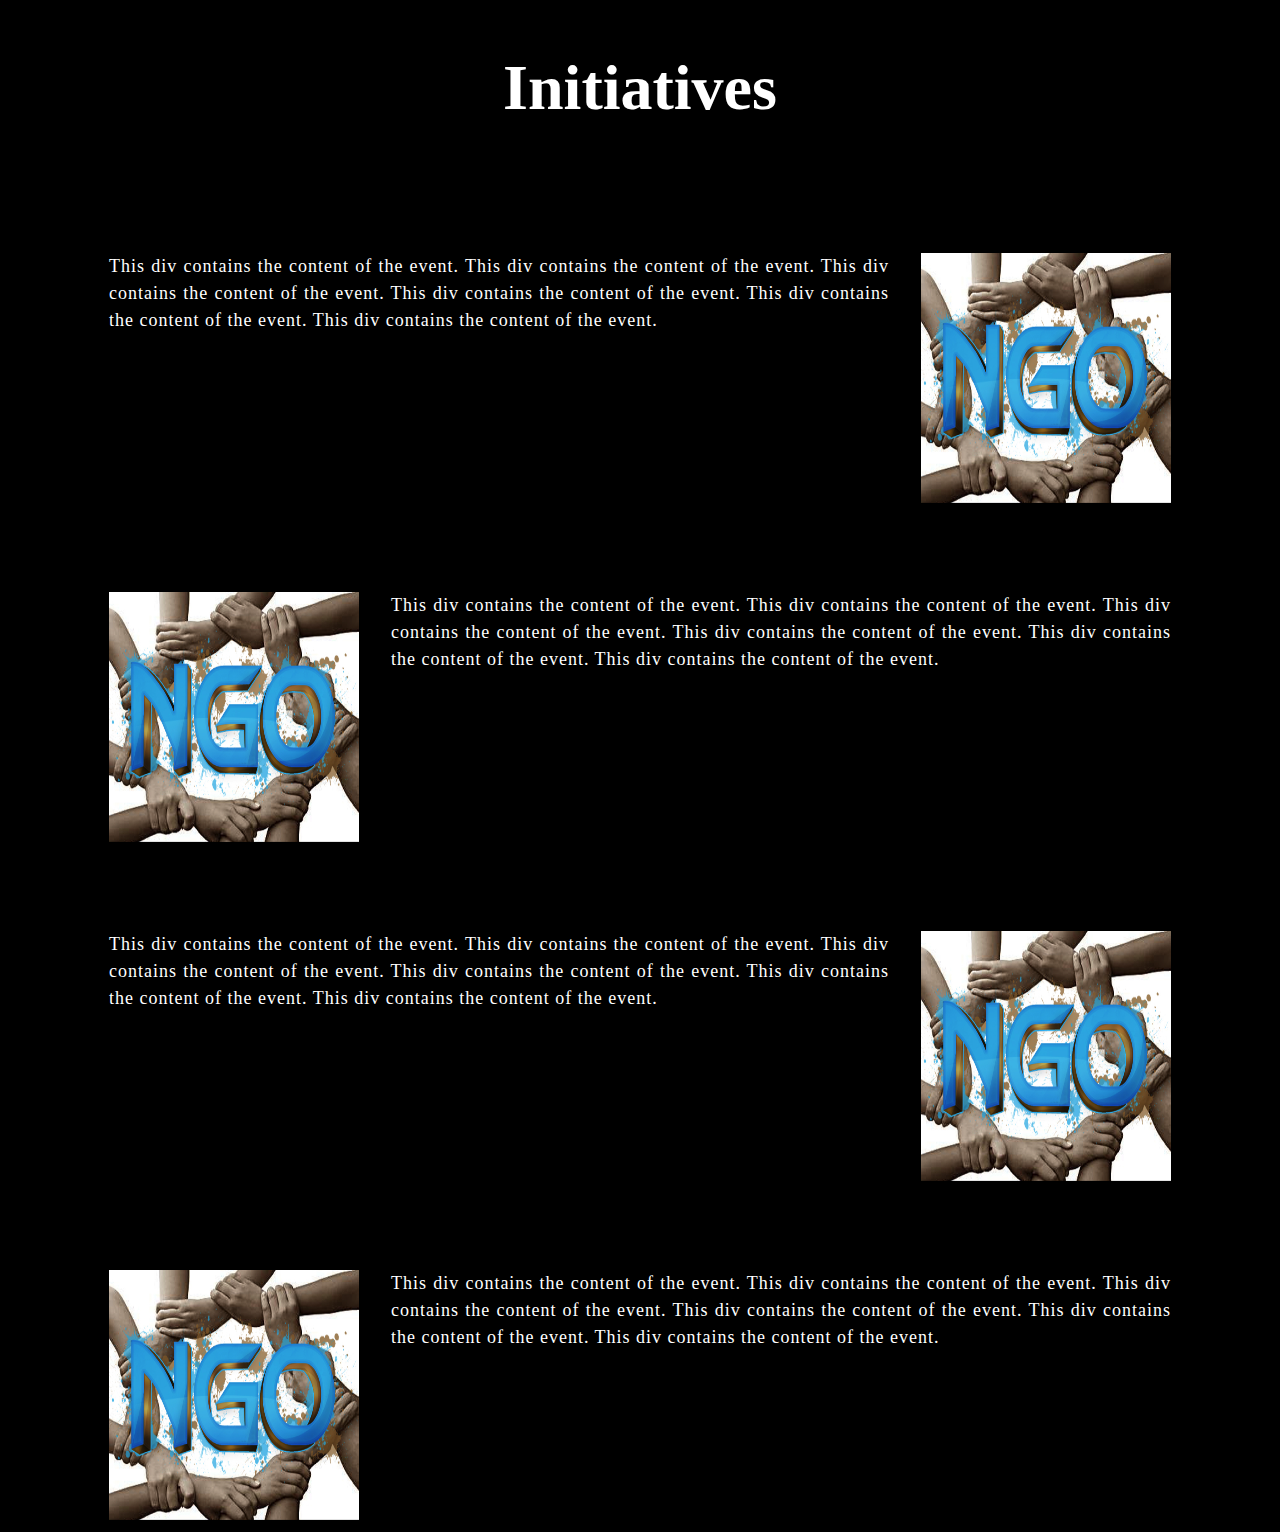
<file: index.html>
<!DOCTYPE html>
<html lang="en">
<head>
  <meta charset="UTF-8">
  <meta name="viewport" content="width=device-width, initial-scale=1.0">
  <title>Initiatives</title>
  <link rel="stylesheet" href="style.css" />
  <link rel="icon" href="wiss_logo.webp">
</head>
<body>
  <section class="init">
    <h1>Initiatives</h1>
    <div class="card1">
      <div class="card-cont">
        <div class="content">
          This div contains the content of the event. This div contains the content of the event. 
          This div contains the content of the event. This div contains the content of the event.
          This div contains the content of the event. This div contains the content of the event.
        </div>
      </div>
      <div class="card-cont">
        <div class="image">
          <img src="ngo.png" alt="NGO event">
        </div>
      </div>
    </div><div class="card2">
      <div class="card-cont">
        <div class="image">
          <img src="ngo.png" alt="NGO event">
        </div>
      </div>
      <div class="card-cont">
        <div class="content">
          This div contains the content of the event. This div contains the content of the event. 
          This div contains the content of the event. This div contains the content of the event.
          This div contains the content of the event. This div contains the content of the event.
        </div>
      </div>
    </div>
    <div class="card1">
      <div class="card-cont">
        <div class="content">
          This div contains the content of the event. This div contains the content of the event. 
          This div contains the content of the event. This div contains the content of the event.
          This div contains the content of the event. This div contains the content of the event.
        </div>
      </div>
      <div class="card-cont">
        <div class="image">
          <img src="ngo.png" alt="NGO event">
        </div>
      </div>
    </div><div class="card2">
      <div class="card-cont">
        <div class="image">
          <img src="ngo.png" alt="NGO event">
        </div>
      </div>
      <div class="card-cont">
        <div class="content">
          This div contains the content of the event. This div contains the content of the event. 
          This div contains the content of the event. This div contains the content of the event.
          This div contains the content of the event. This div contains the content of the event.
        </div>
      </div>
    </div>
  </section>
</body>
</html>
</file>
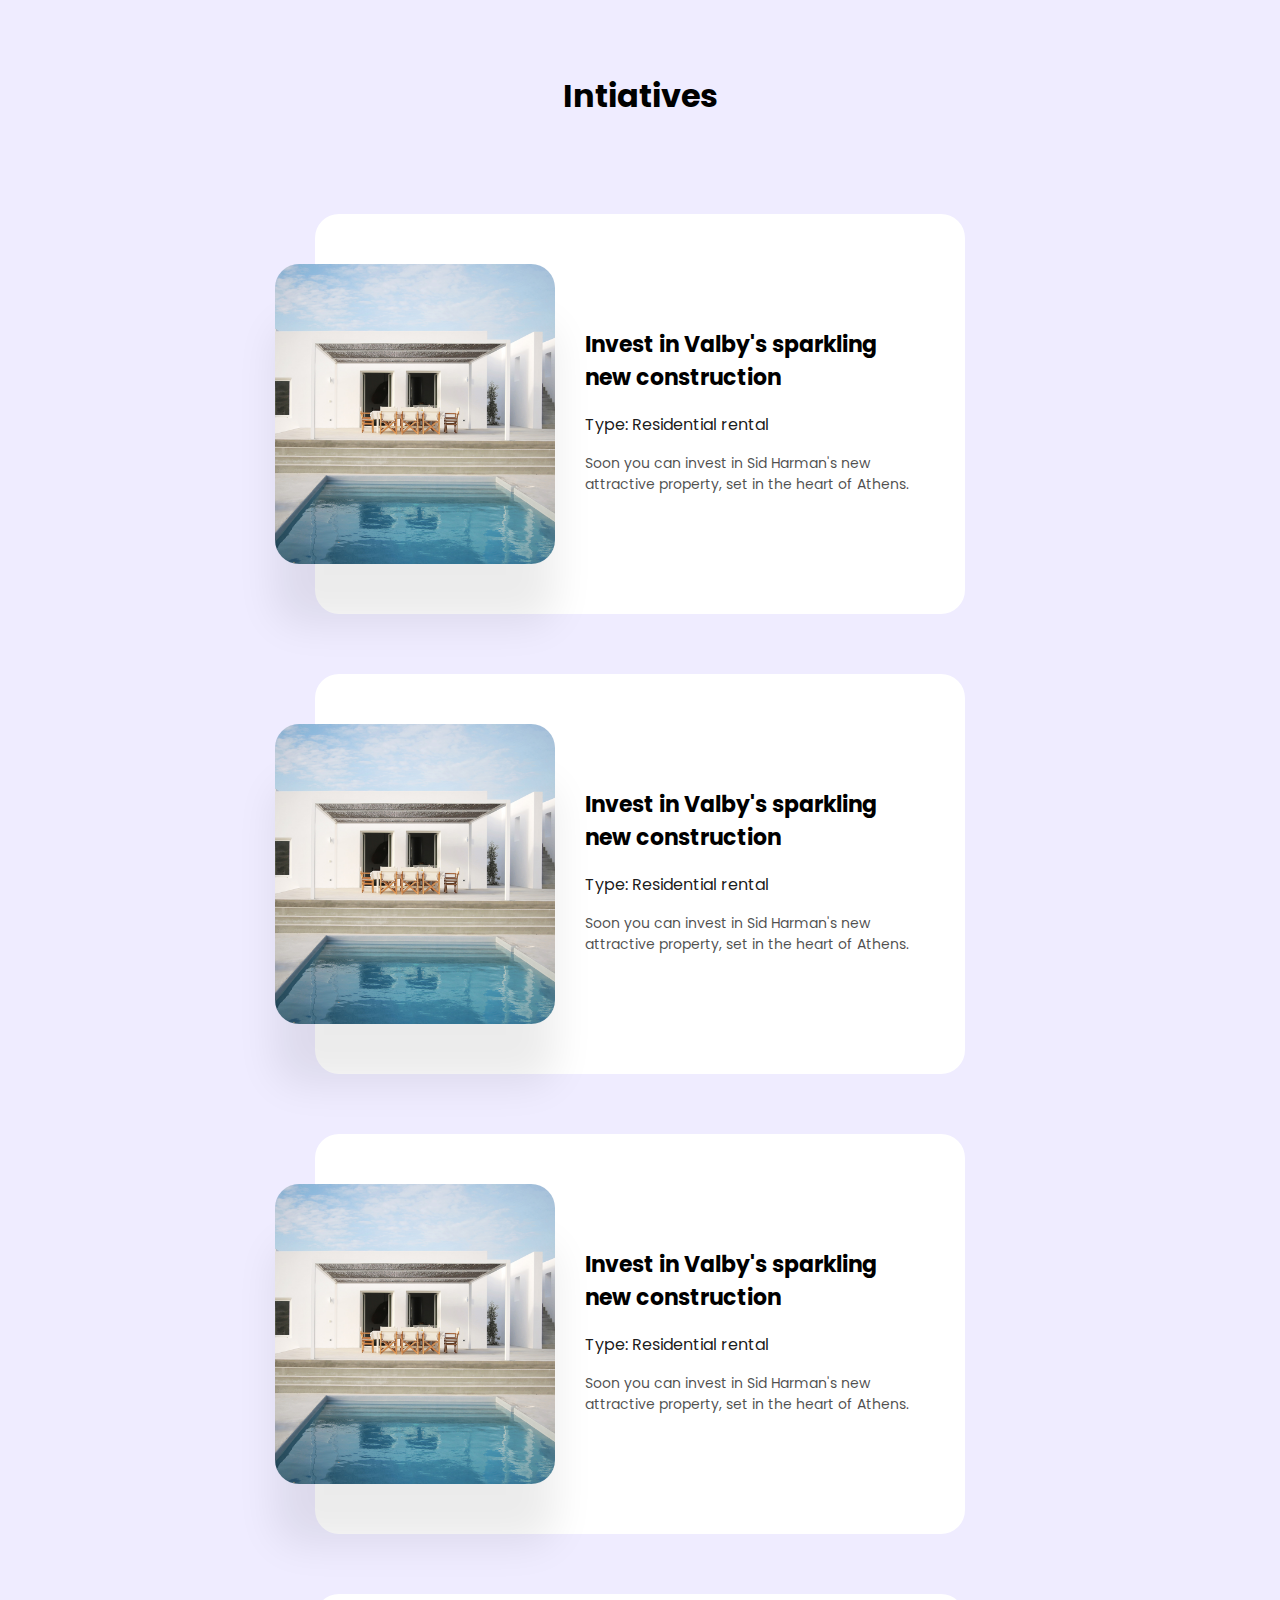
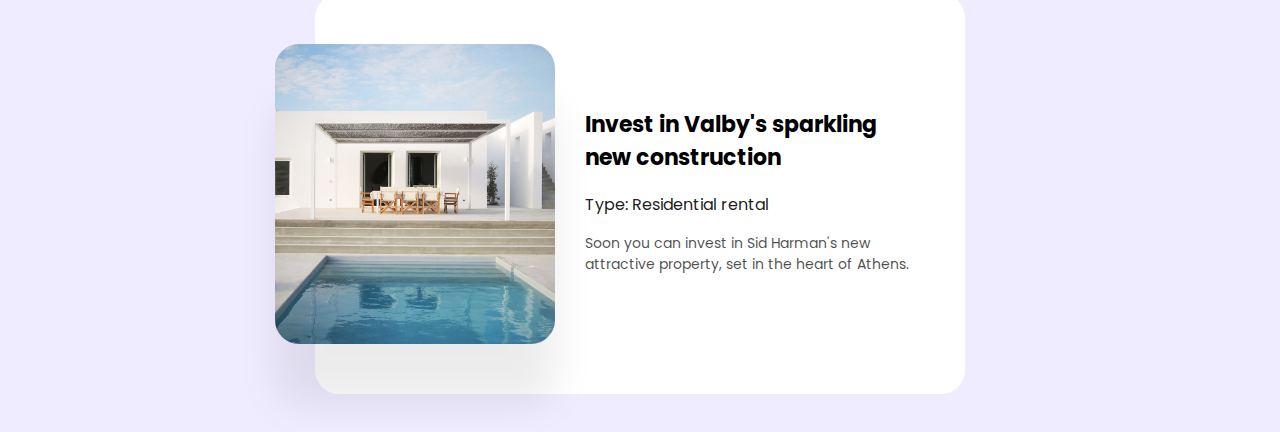
<file: card.html>
<!DOCTYPE html>
<html lang="en">
  <head>
    <meta charset="UTF-8" />
    <meta http-equiv="X-UA-Compatible" content="IE=edge" />
    <meta name="viewport" content="width=device-width, initial-scale=1.0" />
    <title>Initiatives</title>
    <link rel="stylesheet" href="styles.css" />
    <link rel="preconnect" href="https://fonts.googleapis.com" />
    <link rel="preconnect" href="https://fonts.gstatic.com" crossorigin />
    <link
      href="https://fonts.googleapis.com/css2?family=Poppins:wght@300;400;500&display=swap"
      rel="stylesheet"
    />
    <link rel="icon" href="wiss_logo.webp">
  </head>
  <body>
    <h1>Intiatives</h1>
    <div class="card">
      <img src="image.jpeg" />
      <div>
        <h2>Invest in Valby's sparkling new construction</h2>
        <h3>Type: Residential rental</h3>
        <p>
          Soon you can invest in Sid Harman's new attractive property, set in
          the heart of Athens.
        </p>
        <!-- <button>Show the property project</button> -->
      </div>
    </div>
    <div class="card">
        <img src="image.jpeg" />
        <div>
          <h2>Invest in Valby's sparkling new construction</h2>
          <h3>Type: Residential rental</h3>
          <p>
            Soon you can invest in Sid Harman's new attractive property, set in
            the heart of Athens.
          </p>
          <!-- <button>Show the property project</button> -->
        </div>
      </div>
      <div class="card">
        <img src="image.jpeg" />
        <div>
          <h2>Invest in Valby's sparkling new construction</h2>
          <h3>Type: Residential rental</h3>
          <p>
            Soon you can invest in Sid Harman's new attractive property, set in
            the heart of Athens.
          </p>
          <!-- <button>Show the property project</button> -->
        </div>
      </div>
      <div class="card">
        <img src="image.jpeg" />
        <div>
          <h2>Invest in Valby's sparkling new construction</h2>
          <h3>Type: Residential rental</h3>
          <p>
            Soon you can invest in Sid Harman's new attractive property, set in
            the heart of Athens.
          </p>
          <!-- <button>Show the property project</button> -->
        </div>
      </div>
  </body>
</html>
</file>
<file: style.css>
@import url('https://fonts.googleapis.com/css2?family=Barlow:wght@900&display=swap');
@import url('https://db.onlinewebfonts.com/c/3f96a209b06d6ccedab687fbe00b43b3?family=Bomber+Escort+Condensed');

*{
    top: 0;
    padding: 0;
    box-sizing: border-box;
}

body{
    background-color: black;
}

.init{
    display: flex;
    align-items: center;
    flex-direction: column;
    margin: 0 8%;

    >h1{
        font-family: "Bomber Escort Condensed";
        font-size: 400%;
        color: white;
    }

    >p{
        font-family: 'Barlow', sans-serif;
    }

    >.card1{
      display: flex;
      justify-content: space-evenly; 
      gap: 3%;
      margin-top: 8%;
    }

    >.card2{
      display: flex;
      justify-content: space-evenly; 
      gap: 3%;
      margin-top: 8%;
    }
}

.content{
    color: white;
    font-size: large;
    font-weight: 400;
    text-align: justify;
    line-height: 1.5;
    letter-spacing: 1px;
}

img{
    width: 250px;
    height: 250px;
}

   


 @media (width <= 740px) {
    .card1{
        display: flex;
        flex-direction: column-reverse;
        align-items: center;
        gap: 10px;
    }

    .card2{
        display: flex;
        flex-direction: column;
        align-items: center;
        gap: 10px;
    }

    .content{
        margin-top: 15px;
    }
 }
</file>
<file: styles.css>
* {
  box-sizing: border-box;
  padding: 0;
}

body {
  display: flex;
  align-items: center;
  justify-content: center;
  
  background: #efecff;
  
  font-family: "Euclid Circular A", "Poppins";
  flex-direction: column;
}

h1{
    margin: 5vw 0;
}

.card {
  display: flex;
  align-items: center;
  width: 75vw;
  max-width: 650px;
  padding: 50px 30px 50px 20px;
  background: #ffffff;
  border-radius: 24px;
  margin: 30px 0;
}

.card img {
  max-width: 280px;
  width: 28vw;
  height: 300px;
  object-fit: cover;
  margin-left: -60px;
  margin-right: 30px;
  border-radius: inherit;
  box-shadow: 0 60px 40px rgb(0 0 0 / 8%);
}

.card h2 {
  font-size: 22px;
  margin-right: 30px;
}

.card h3 {
  font-size: 16px;
  font-weight: 400;
  color: rgb(0 0 0 / 90%);
}

.card p {
  font-size: 14px;
  font-weight: 400;
  color: rgb(0 0 0 / 70%);
  margin-bottom: 24px;
}

.card button {
  border: 0;
  background: linear-gradient(90deg, #5448de, #5448de);
  color: #f8f8f8;
  font-family: inherit;
  padding: 16px 26px;
  font-size: 16px;
  border-radius: 40px;
}

@media (width <= 740px) {
  h1{
    margin-bottom: 6vw;
  }
  .card {
    margin: 40px;
    padding-left: 50px;
    padding-right: 50px;
    width: 80%;
    text-align: center;
    flex-direction: column;
  }

  .card h2 {
    margin-right: 0;
    font-size: 26px;
  }

  .card img {
    margin: -100px 0 30px 0;
    width: 100%;
    max-width: 1000px;
  }
}
</file>
